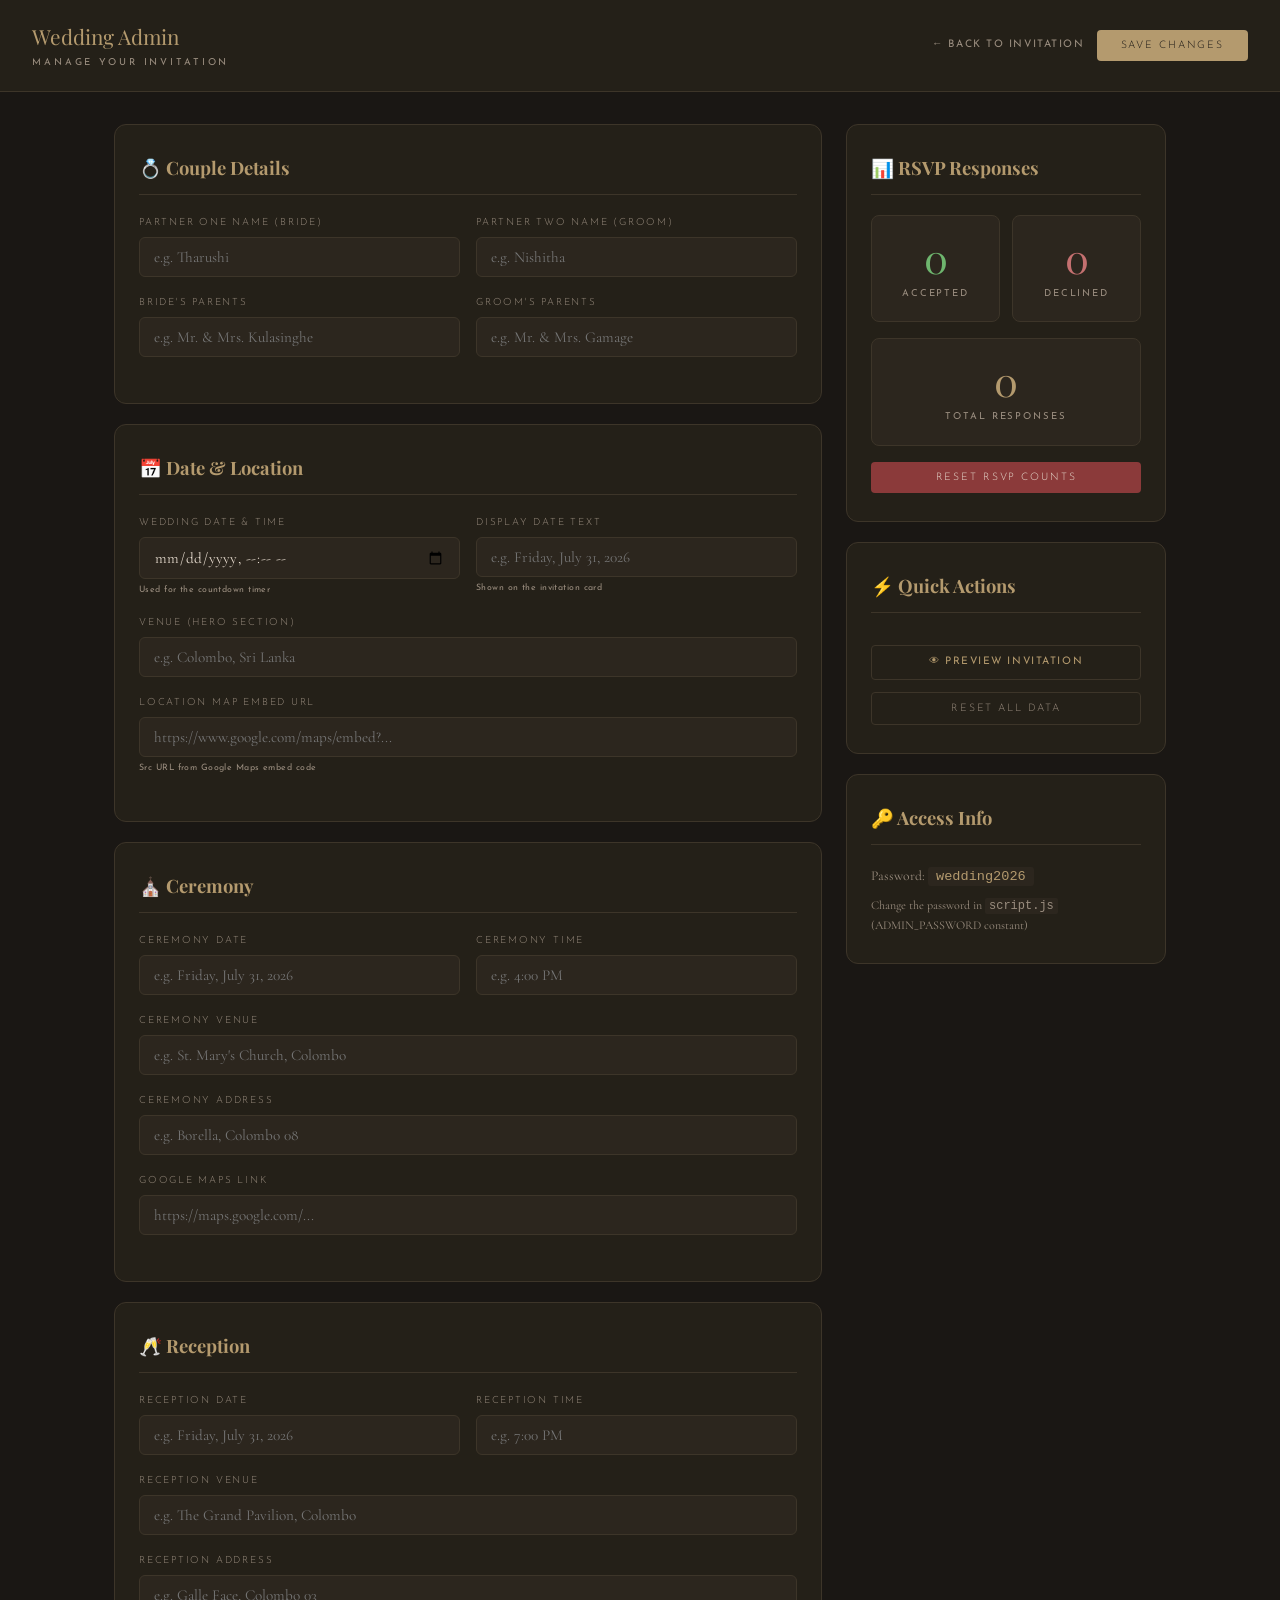
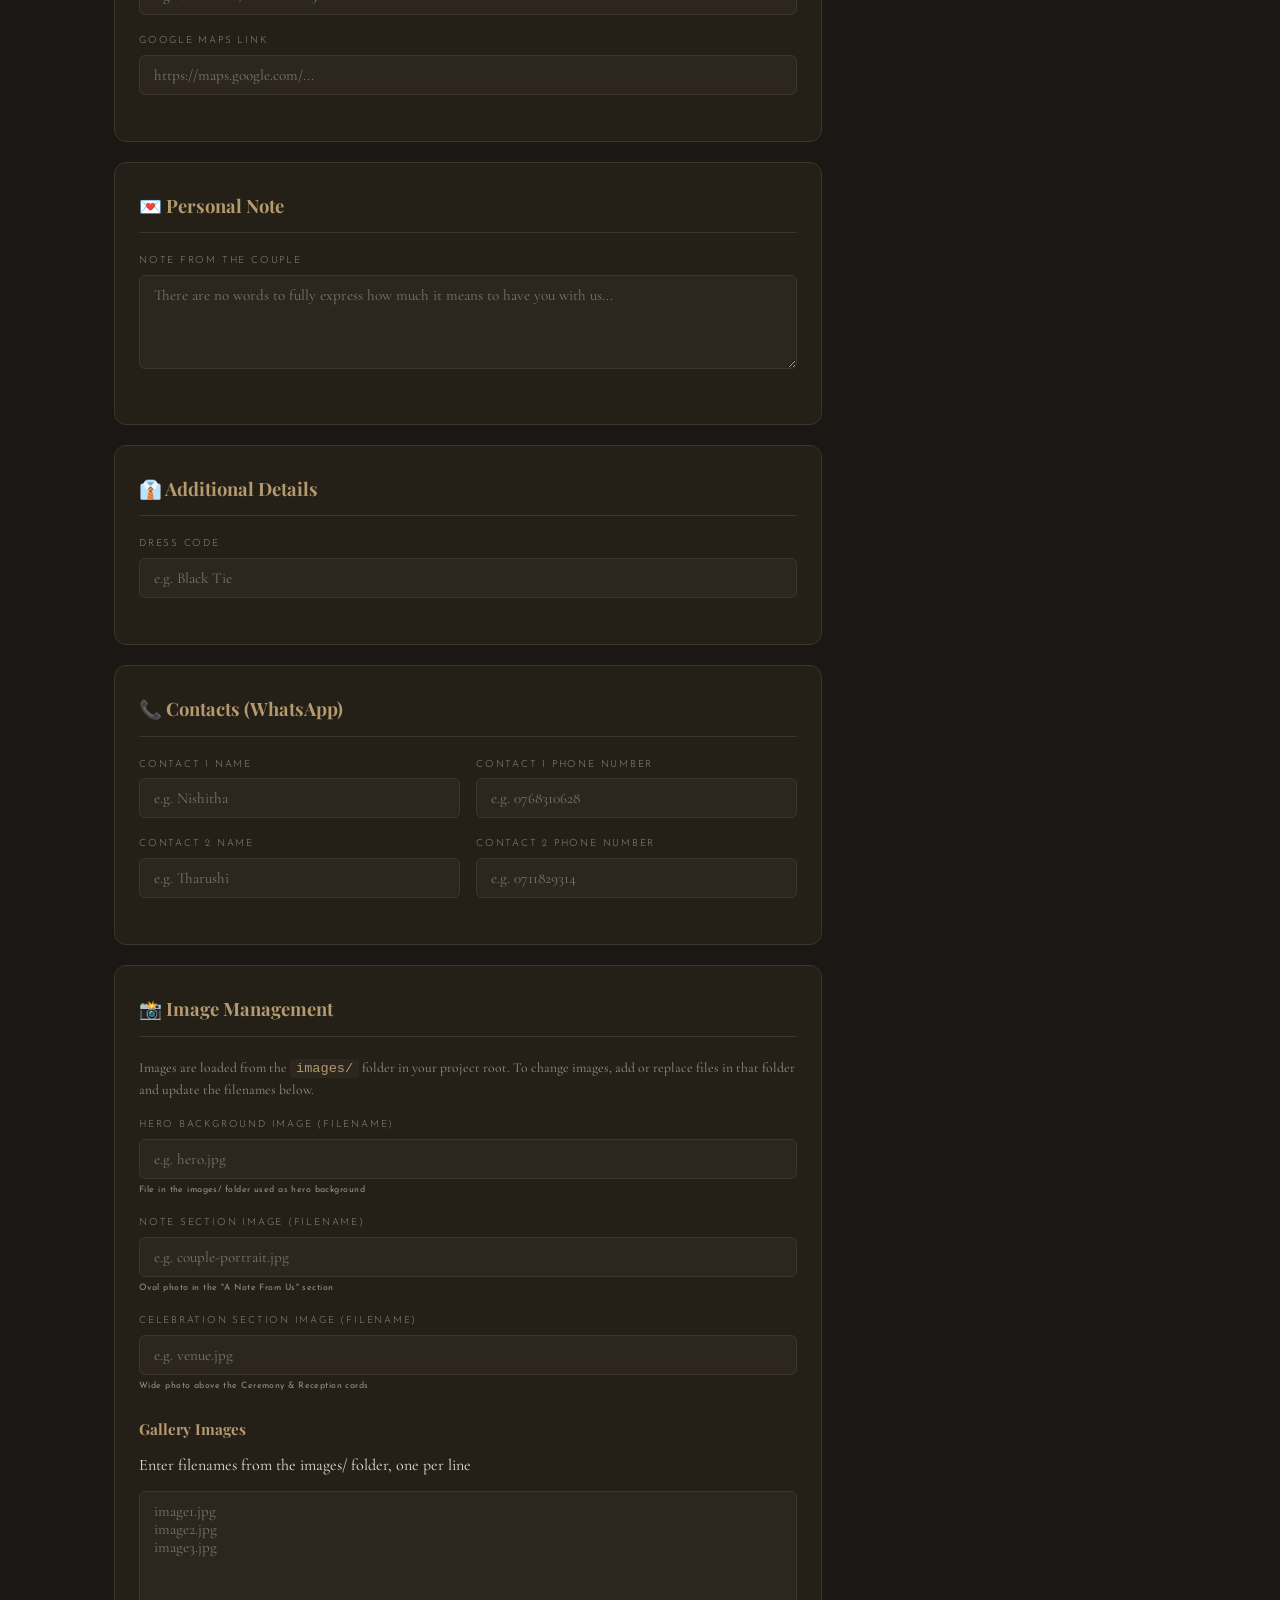
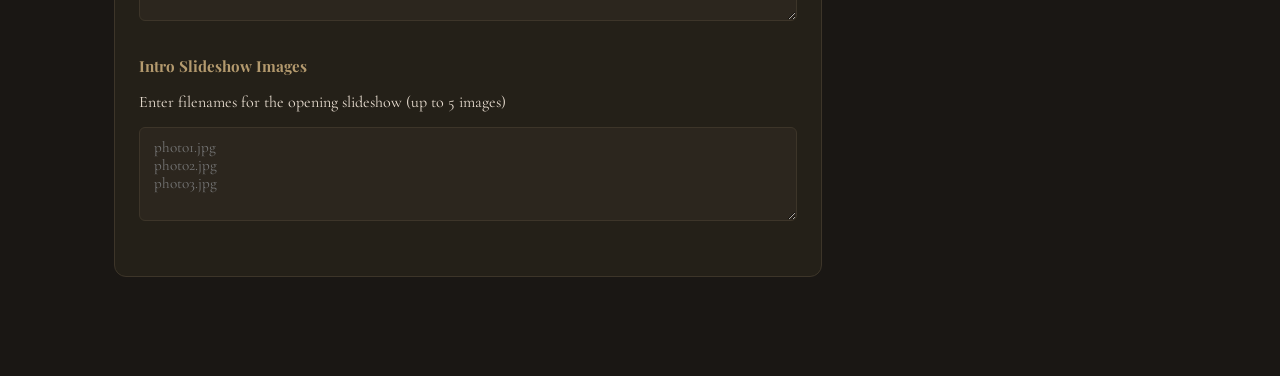
<file: admin.html>
<!DOCTYPE html>
<html lang="en">
<head>
    <meta charset="UTF-8">
    <meta name="viewport" content="width=device-width, initial-scale=1.0">
    <title>Admin Panel — Wedding Invitation</title>
    <link rel="preconnect" href="https://fonts.googleapis.com">
    <link rel="preconnect" href="https://fonts.gstatic.com" crossorigin>
    <link href="https://fonts.googleapis.com/css2?family=Cormorant+Garamond:wght@400;500;600&family=Josefin+Sans:wght@300;400&family=Playfair+Display:wght@400;500;600&display=swap" rel="stylesheet">
    <style>
        *, *::before, *::after { margin: 0; padding: 0; box-sizing: border-box; }

        :root {
            --bg: #1a1714;
            --bg-card: #242018;
            --bg-input: #2c261e;
            --border: #3d3529;
            --border-focus: #b49a6e;
            --text: #e8ddd0;
            --text-muted: #9a8d7f;
            --text-gold: #b49a6e;
            --accent: #4a3628;
            --accent-hover: #5a4638;
            --danger: #8b3a3a;
            --success: #3a6b3a;
            --font-display: 'Playfair Display', serif;
            --font-body: 'Cormorant Garamond', serif;
            --font-sans: 'Josefin Sans', sans-serif;
        }

        body {
            font-family: var(--font-body);
            background: var(--bg);
            color: var(--text);
            line-height: 1.6;
            min-height: 100vh;
        }

        /* ── Header ── */
        .admin-header {
            background: var(--bg-card);
            border-bottom: 1px solid var(--border);
            padding: 20px 32px;
            display: flex;
            justify-content: space-between;
            align-items: center;
            position: sticky;
            top: 0;
            z-index: 100;
        }

        .admin-logo {
            font-family: var(--font-display);
            font-size: 1.3rem;
            color: var(--text-gold);
        }

        .admin-logo span {
            font-family: var(--font-sans);
            font-size: 0.6rem;
            letter-spacing: 0.3em;
            text-transform: uppercase;
            color: var(--text-muted);
            display: block;
            margin-top: 2px;
        }

        .admin-actions {
            display: flex;
            gap: 12px;
            align-items: center;
        }

        .btn {
            font-family: var(--font-sans);
            font-weight: 300;
            font-size: 0.65rem;
            letter-spacing: 0.18em;
            text-transform: uppercase;
            padding: 10px 24px;
            border: none;
            border-radius: 4px;
            cursor: pointer;
            transition: all 0.3s;
        }

        .btn-primary {
            background: var(--text-gold);
            color: var(--bg);
        }

        .btn-primary:hover {
            background: #c9ad80;
            transform: translateY(-1px);
        }

        .btn-outline {
            background: transparent;
            border: 1px solid var(--border);
            color: var(--text-muted);
        }

        .btn-outline:hover {
            border-color: var(--text-gold);
            color: var(--text-gold);
        }

        .btn-danger {
            background: var(--danger);
            color: var(--text);
        }

        .btn-danger:hover {
            background: #a04444;
        }

        /* ── Layout ── */
        .admin-body {
            max-width: 1100px;
            margin: 0 auto;
            padding: 32px 24px 80px;
            display: grid;
            grid-template-columns: 1fr 320px;
            gap: 24px;
        }

        @media (max-width: 900px) {
            .admin-body { grid-template-columns: 1fr; }
        }

        /* ── Cards ── */
        .card {
            background: var(--bg-card);
            border: 1px solid var(--border);
            border-radius: 12px;
            padding: 28px 24px;
            margin-bottom: 20px;
        }

        .card-title {
            font-family: var(--font-display);
            font-size: 1.15rem;
            color: var(--text-gold);
            margin-bottom: 20px;
            padding-bottom: 12px;
            border-bottom: 1px solid var(--border);
        }

        /* ── Form ── */
        .form-row {
            display: grid;
            grid-template-columns: 1fr 1fr;
            gap: 16px;
        }

        @media (max-width: 600px) {
            .form-row { grid-template-columns: 1fr; }
        }

        .form-group {
            margin-bottom: 18px;
        }

        .form-group label {
            display: block;
            font-family: var(--font-sans);
            font-weight: 300;
            font-size: 0.62rem;
            letter-spacing: 0.18em;
            text-transform: uppercase;
            color: var(--text-muted);
            margin-bottom: 6px;
        }

        .form-group input,
        .form-group textarea,
        .form-group select {
            width: 100%;
            font-family: var(--font-body);
            font-size: 0.95rem;
            color: var(--text);
            background: var(--bg-input);
            border: 1px solid var(--border);
            border-radius: 6px;
            padding: 10px 14px;
            outline: none;
            transition: border-color 0.3s, box-shadow 0.3s;
        }

        .form-group input:focus,
        .form-group textarea:focus,
        .form-group select:focus {
            border-color: var(--border-focus);
            box-shadow: 0 0 0 3px rgba(180, 154, 110, 0.12);
        }

        .form-group textarea {
            resize: vertical;
            min-height: 80px;
        }

        .form-group .hint {
            font-family: var(--font-sans);
            font-size: 0.55rem;
            color: var(--text-muted);
            margin-top: 4px;
            letter-spacing: 0.05em;
        }

        /* ── RSVP Stats ── */
        .stats-grid {
            display: grid;
            grid-template-columns: 1fr 1fr;
            gap: 12px;
            margin-bottom: 16px;
        }

        .stat-box {
            background: var(--bg-input);
            border: 1px solid var(--border);
            border-radius: 8px;
            padding: 20px 16px;
            text-align: center;
        }

        .stat-number {
            font-family: var(--font-display);
            font-size: 2.5rem;
            color: var(--text-gold);
            line-height: 1.1;
        }

        .stat-label {
            font-family: var(--font-sans);
            font-size: 0.6rem;
            letter-spacing: 0.2em;
            text-transform: uppercase;
            color: var(--text-muted);
            margin-top: 6px;
        }

        .stat-box.accepted .stat-number { color: #6eb56e; }
        .stat-box.declined .stat-number { color: #c47070; }

        /* ── Gallery Management ── */
        .gallery-preview-grid {
            display: grid;
            grid-template-columns: repeat(auto-fill, minmax(100px, 1fr));
            gap: 8px;
            margin-top: 12px;
        }

        .gallery-preview-item {
            aspect-ratio: 1;
            border-radius: 6px;
            overflow: hidden;
            position: relative;
            border: 1px solid var(--border);
        }

        .gallery-preview-item img {
            width: 100%;
            height: 100%;
            object-fit: cover;
        }

        .gallery-preview-item .remove-btn {
            position: absolute;
            top: 4px;
            right: 4px;
            width: 20px;
            height: 20px;
            background: rgba(139, 58, 58, 0.9);
            color: white;
            border: none;
            border-radius: 50%;
            font-size: 0.65rem;
            cursor: pointer;
            display: flex;
            align-items: center;
            justify-content: center;
            opacity: 0;
            transition: opacity 0.2s;
        }

        .gallery-preview-item:hover .remove-btn {
            opacity: 1;
        }

        /* ── Toast ── */
        .toast {
            position: fixed;
            bottom: 24px;
            right: 24px;
            background: var(--bg-card);
            border: 1px solid var(--text-gold);
            border-radius: 8px;
            padding: 14px 24px;
            font-family: var(--font-body);
            font-size: 0.95rem;
            color: var(--text-gold);
            box-shadow: 0 10px 30px rgba(0, 0, 0, 0.3);
            transform: translateY(20px);
            opacity: 0;
            transition: all 0.4s;
            z-index: 200;
        }

        .toast.show {
            transform: translateY(0);
            opacity: 1;
        }

        /* ── Preview link ── */
        .preview-link {
            display: inline-flex;
            align-items: center;
            gap: 6px;
            font-family: var(--font-sans);
            font-size: 0.65rem;
            letter-spacing: 0.15em;
            text-transform: uppercase;
            color: var(--text-gold);
            text-decoration: none;
            border: 1px solid var(--border);
            border-radius: 4px;
            padding: 8px 16px;
            margin-top: 12px;
            transition: all 0.3s;
        }

        .preview-link:hover {
            border-color: var(--text-gold);
            background: rgba(180, 154, 110, 0.08);
        }

        .back-link {
            display: inline-flex;
            align-items: center;
            gap: 6px;
            color: var(--text-muted);
            text-decoration: none;
            font-family: var(--font-sans);
            font-size: 0.65rem;
            letter-spacing: 0.15em;
            text-transform: uppercase;
            transition: color 0.3s;
        }

        .back-link:hover { color: var(--text-gold); }
    </style>
</head>
<body>
    <!-- ── Header ── -->
    <header class="admin-header">
        <div>
            <div class="admin-logo">
                Wedding Admin
                <span>Manage Your Invitation</span>
            </div>
        </div>
        <div class="admin-actions">
            <a href="index.html" class="back-link">← Back to Invitation</a>
            <button class="btn btn-primary" id="btn-save" onclick="saveAllData()">Save Changes</button>
        </div>
    </header>

    <!-- ── Body ── -->
    <div class="admin-body">
        <!-- LEFT COLUMN: Forms -->
        <div class="admin-main">

            <!-- Couple Details -->
            <div class="card">
                <h2 class="card-title">💍 Couple Details</h2>
                <div class="form-row">
                    <div class="form-group">
                        <label for="a-partner1">Partner One Name (Bride)</label>
                        <input type="text" id="a-partner1" placeholder="e.g. Tharushi">
                    </div>
                    <div class="form-group">
                        <label for="a-partner2">Partner Two Name (Groom)</label>
                        <input type="text" id="a-partner2" placeholder="e.g. Nishitha">
                    </div>
                </div>
                <div class="form-row">
                    <div class="form-group">
                        <label for="a-bride-parents">Bride's Parents</label>
                        <input type="text" id="a-bride-parents" placeholder="e.g. Mr. & Mrs. Kulasinghe">
                    </div>
                    <div class="form-group">
                        <label for="a-groom-parents">Groom's Parents</label>
                        <input type="text" id="a-groom-parents" placeholder="e.g. Mr. & Mrs. Gamage">
                    </div>
                </div>
            </div>

            <!-- Date & Location -->
            <div class="card">
                <h2 class="card-title">📅 Date & Location</h2>
                <div class="form-row">
                    <div class="form-group">
                        <label for="a-wedding-datetime">Wedding Date & Time</label>
                        <input type="datetime-local" id="a-wedding-datetime">
                        <p class="hint">Used for the countdown timer</p>
                    </div>
                    <div class="form-group">
                        <label for="a-wedding-date-display">Display Date Text</label>
                        <input type="text" id="a-wedding-date-display" placeholder="e.g. Friday, July 31, 2026">
                        <p class="hint">Shown on the invitation card</p>
                    </div>
                </div>
                <div class="form-group">
                    <label for="a-hero-venue">Venue (Hero Section)</label>
                    <input type="text" id="a-hero-venue" placeholder="e.g. Colombo, Sri Lanka">
                </div>
                <div class="form-group">
                    <label for="a-map-embed">Location Map Embed URL</label>
                    <input type="url" id="a-map-embed" placeholder="https://www.google.com/maps/embed?...">
                    <p class="hint">Src URL from Google Maps embed code</p>
                </div>
            </div>

            <!-- Ceremony Details -->
            <div class="card">
                <h2 class="card-title">⛪ Ceremony</h2>
                <div class="form-row">
                    <div class="form-group">
                        <label for="a-ceremony-date">Ceremony Date</label>
                        <input type="text" id="a-ceremony-date" placeholder="e.g. Friday, July 31, 2026">
                    </div>
                    <div class="form-group">
                        <label for="a-ceremony-time">Ceremony Time</label>
                        <input type="text" id="a-ceremony-time" placeholder="e.g. 4:00 PM">
                    </div>
                </div>
                <div class="form-group">
                    <label for="a-ceremony-venue">Ceremony Venue</label>
                    <input type="text" id="a-ceremony-venue" placeholder="e.g. St. Mary's Church, Colombo">
                </div>
                <div class="form-group">
                    <label for="a-ceremony-address">Ceremony Address</label>
                    <input type="text" id="a-ceremony-address" placeholder="e.g. Borella, Colombo 08">
                </div>
                <div class="form-group">
                    <label for="a-ceremony-map">Google Maps Link</label>
                    <input type="url" id="a-ceremony-map" placeholder="https://maps.google.com/...">
                </div>
            </div>

            <!-- Reception Details -->
            <div class="card">
                <h2 class="card-title">🥂 Reception</h2>
                <div class="form-row">
                    <div class="form-group">
                        <label for="a-reception-date">Reception Date</label>
                        <input type="text" id="a-reception-date" placeholder="e.g. Friday, July 31, 2026">
                    </div>
                    <div class="form-group">
                        <label for="a-reception-time">Reception Time</label>
                        <input type="text" id="a-reception-time" placeholder="e.g. 7:00 PM">
                    </div>
                </div>
                <div class="form-group">
                    <label for="a-reception-venue">Reception Venue</label>
                    <input type="text" id="a-reception-venue" placeholder="e.g. The Grand Pavilion, Colombo">
                </div>
                <div class="form-group">
                    <label for="a-reception-address">Reception Address</label>
                    <input type="text" id="a-reception-address" placeholder="e.g. Galle Face, Colombo 03">
                </div>
                <div class="form-group">
                    <label for="a-reception-map">Google Maps Link</label>
                    <input type="url" id="a-reception-map" placeholder="https://maps.google.com/...">
                </div>
            </div>

            <!-- Personal Note -->
            <div class="card">
                <h2 class="card-title">💌 Personal Note</h2>
                <div class="form-group">
                    <label for="a-note-text">Note From the Couple</label>
                    <textarea id="a-note-text" rows="4" placeholder="There are no words to fully express how much it means to have you with us..."></textarea>
                </div>
            </div>

            <!-- Dress Code & Other -->
            <div class="card">
                <h2 class="card-title">👔 Additional Details</h2>
                <div class="form-group">
                    <label for="a-dress-code">Dress Code</label>
                    <input type="text" id="a-dress-code" placeholder="e.g. Black Tie">
                </div>
            </div>

            <!-- Contact Details -->
            <div class="card">
                <h2 class="card-title">📞 Contacts (WhatsApp)</h2>
                <div class="form-row">
                    <div class="form-group">
                        <label for="a-contact1-name">Contact 1 Name</label>
                        <input type="text" id="a-contact1-name" placeholder="e.g. Nishitha">
                    </div>
                    <div class="form-group">
                        <label for="a-contact1-phone">Contact 1 Phone Number</label>
                        <input type="text" id="a-contact1-phone" placeholder="e.g. 0768310628">
                    </div>
                </div>
                <div class="form-row">
                    <div class="form-group">
                        <label for="a-contact2-name">Contact 2 Name</label>
                        <input type="text" id="a-contact2-name" placeholder="e.g. Tharushi">
                    </div>
                    <div class="form-group">
                        <label for="a-contact2-phone">Contact 2 Phone Number</label>
                        <input type="text" id="a-contact2-phone" placeholder="e.g. 0711829314">
                    </div>
                </div>
            </div>

            <!-- Image Management -->
            <div class="card">
                <h2 class="card-title">📸 Image Management</h2>
                <p style="font-size: 0.85rem; color: var(--text-muted); margin-bottom: 16px;">
                    Images are loaded from the <code style="color: var(--text-gold); background: var(--bg-input); padding: 2px 6px; border-radius: 3px;">images/</code> folder in your project root. To change images, add or replace files in that folder and update the filenames below.
                </p>

                <div class="form-group">
                    <label for="a-hero-image">Hero Background Image (filename)</label>
                    <input type="text" id="a-hero-image" placeholder="e.g. hero.jpg">
                    <p class="hint">File in the images/ folder used as hero background</p>
                </div>
                <div class="form-group">
                    <label for="a-note-image">Note Section Image (filename)</label>
                    <input type="text" id="a-note-image" placeholder="e.g. couple-portrait.jpg">
                    <p class="hint">Oval photo in the "A Note From Us" section</p>
                </div>
                <div class="form-group">
                    <label for="a-celebration-image">Celebration Section Image (filename)</label>
                    <input type="text" id="a-celebration-image" placeholder="e.g. venue.jpg">
                    <p class="hint">Wide photo above the Ceremony & Reception cards</p>
                </div>

                <h3 style="font-family: var(--font-display); font-size: 0.95rem; color: var(--text-gold); margin: 24px 0 12px;">Gallery Images</h3>
                <p class="hint" style="margin-bottom: 12px;">Enter filenames from the images/ folder, one per line</p>
                <div class="form-group">
                    <textarea id="a-gallery-images" rows="6" placeholder="image1.jpg&#10;image2.jpg&#10;image3.jpg"></textarea>
                </div>

                <h3 style="font-family: var(--font-display); font-size: 0.95rem; color: var(--text-gold); margin: 24px 0 12px;">Intro Slideshow Images</h3>
                <p class="hint" style="margin-bottom: 12px;">Enter filenames for the opening slideshow (up to 5 images)</p>
                <div class="form-group">
                    <textarea id="a-intro-images" rows="4" placeholder="photo1.jpg&#10;photo2.jpg&#10;photo3.jpg"></textarea>
                </div>
            </div>
        </div>

        <!-- RIGHT COLUMN: Stats & Quick Actions -->
        <div class="admin-sidebar">
            <!-- RSVP Stats -->
            <div class="card">
                <h2 class="card-title">📊 RSVP Responses</h2>
                <div class="stats-grid">
                    <div class="stat-box accepted">
                        <div class="stat-number" id="stat-accepted">0</div>
                        <div class="stat-label">Accepted</div>
                    </div>
                    <div class="stat-box declined">
                        <div class="stat-number" id="stat-declined">0</div>
                        <div class="stat-label">Declined</div>
                    </div>
                </div>
                <div class="stat-box" style="margin-bottom: 16px;">
                    <div class="stat-number" id="stat-total">0</div>
                    <div class="stat-label">Total Responses</div>
                </div>
                <button class="btn btn-danger" style="width: 100%;" onclick="resetRSVP()">Reset RSVP Counts</button>
            </div>

            <!-- Quick Actions -->
            <div class="card">
                <h2 class="card-title">⚡ Quick Actions</h2>
                <a href="index.html" class="preview-link" style="width: 100%; justify-content: center;">
                    👁 Preview Invitation
                </a>
                <br>
                <button class="btn btn-outline" style="width: 100%; margin-top: 12px;" onclick="resetAllData()">Reset All Data</button>
            </div>

            <!-- Admin Password -->
            <div class="card">
                <h2 class="card-title">🔑 Access Info</h2>
                <p style="font-size: 0.85rem; color: var(--text-muted);">
                    Password: <code style="color: var(--text-gold); background: var(--bg-input); padding: 2px 8px; border-radius: 3px;">wedding2026</code>
                </p>
                <p style="font-size: 0.75rem; color: var(--text-muted); margin-top: 8px;">
                    Change the password in <code style="background: var(--bg-input); padding: 1px 4px; border-radius: 2px;">script.js</code> (ADMIN_PASSWORD constant)
                </p>
            </div>
        </div>
    </div>

    <!-- Toast -->
    <div class="toast" id="toast">Changes saved successfully!</div>

    <script>
        const STORAGE_KEY_DATA = 'wedding_admin_data';
        const STORAGE_KEY_RSVP = 'wedding_rsvp_counts';

        // Field mapping: formId → data key
        const FIELD_MAP = {
            'a-partner1': 'partner1',
            'a-partner2': 'partner2',
            'a-wedding-datetime': 'weddingDateTime',
            'a-wedding-date-display': 'weddingDateDisplay',
            'a-hero-venue': 'heroVenue',
            'a-ceremony-date': 'ceremonyDate',
            'a-ceremony-time': 'ceremonyTime',
            'a-ceremony-venue': 'ceremonyVenue',
            'a-ceremony-address': 'ceremonyAddress',
            'a-ceremony-map': 'ceremonyMapLink',
            'a-reception-date': 'receptionDate',
            'a-reception-time': 'receptionTime',
            'a-reception-venue': 'receptionVenue',
            'a-reception-address': 'receptionAddress',
            'a-reception-map': 'receptionMapLink',
            'a-note-text': 'noteText',
            'a-dress-code': 'dressCode',
            'a-hero-image': 'heroImage',
            'a-note-image': 'noteImage',
            'a-celebration-image': 'celebrationImage',
            'a-bride-parents': 'brideParents',
            'a-groom-parents': 'groomParents',
            'a-map-embed': 'mapEmbedUrl',
            'a-contact1-name': 'contact1Name',
            'a-contact1-phone': 'contact1Phone',
            'a-contact2-name': 'contact2Name',
            'a-contact2-phone': 'contact2Phone',
        };

        // Load existing data on page load
        document.addEventListener('DOMContentLoaded', () => {
            loadFormData();
            loadRSVPStats();
        });

        function getStoredData() {
            try { return JSON.parse(localStorage.getItem(STORAGE_KEY_DATA)) || {}; }
            catch { return {}; }
        }

        function loadFormData() {
            const data = getStoredData();

            // Populate text fields
            Object.entries(FIELD_MAP).forEach(([formId, key]) => {
                const el = document.getElementById(formId);
                if (el && data[key]) el.value = data[key];
            });

            // Gallery images
            if (data.galleryImages && data.galleryImages.length) {
                document.getElementById('a-gallery-images').value = data.galleryImages.join('\n');
            }

            // Intro images
            if (data.introImages && data.introImages.length) {
                document.getElementById('a-intro-images').value = data.introImages.join('\n');
            }
        }

        function saveAllData() {
            const data = {};

            // Collect text fields
            Object.entries(FIELD_MAP).forEach(([formId, key]) => {
                const el = document.getElementById(formId);
                if (el && el.value.trim()) data[key] = el.value.trim();
            });

            // Gallery images
            const galleryText = document.getElementById('a-gallery-images').value.trim();
            if (galleryText) {
                data.galleryImages = galleryText.split('\n').map(s => s.trim()).filter(Boolean);
            }

            // Intro images
            const introText = document.getElementById('a-intro-images').value.trim();
            if (introText) {
                data.introImages = introText.split('\n').map(s => s.trim()).filter(Boolean);
            }

            localStorage.setItem(STORAGE_KEY_DATA, JSON.stringify(data));
            showToast('Changes saved successfully!');
        }

        function loadRSVPStats() {
            try {
                const counts = JSON.parse(localStorage.getItem(STORAGE_KEY_RSVP)) || { accepted: 0, declined: 0 };
                document.getElementById('stat-accepted').textContent = counts.accepted;
                document.getElementById('stat-declined').textContent = counts.declined;
                document.getElementById('stat-total').textContent = counts.accepted + counts.declined;
            } catch {
                document.getElementById('stat-accepted').textContent = '0';
                document.getElementById('stat-declined').textContent = '0';
                document.getElementById('stat-total').textContent = '0';
            }
        }

        function resetRSVP() {
            if (confirm('Reset all RSVP counts to zero? This cannot be undone.')) {
                localStorage.setItem(STORAGE_KEY_RSVP, JSON.stringify({ accepted: 0, declined: 0 }));
                loadRSVPStats();
                showToast('RSVP counts reset.');
            }
        }

        function resetAllData() {
            if (confirm('Reset ALL admin data? This will clear all saved information.')) {
                localStorage.removeItem(STORAGE_KEY_DATA);
                location.reload();
            }
        }

        function showToast(message) {
            const toast = document.getElementById('toast');
            toast.textContent = message;
            toast.classList.add('show');
            setTimeout(() => toast.classList.remove('show'), 3000);
        }
    </script>
</body>
</html>
</file>
